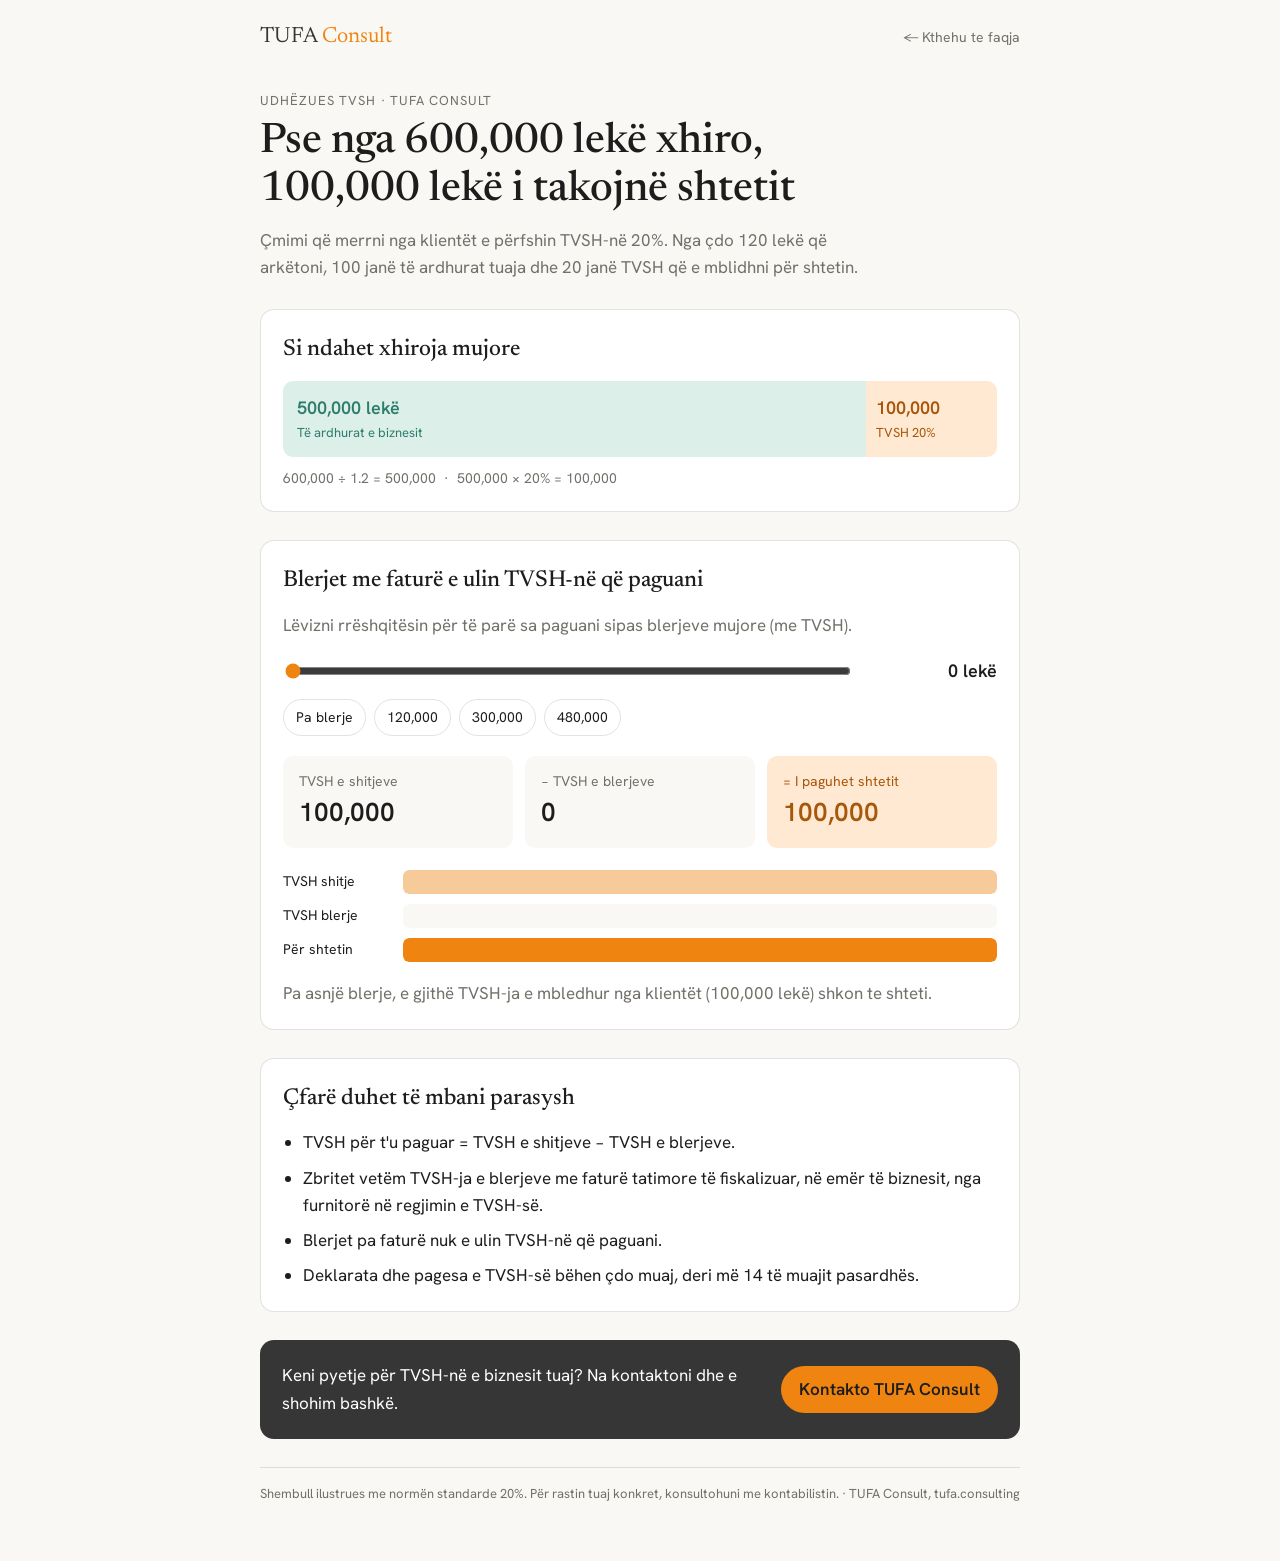
<file: TVSH/index.html>
<!DOCTYPE html>
<html lang="sq">
<head>
<meta charset="UTF-8"/>
<meta name="viewport" content="width=device-width, initial-scale=1.0"/>
<title>Si llogaritet TVSH-ja — TUFA Consult</title>
<meta name="description" content="Shpjegim i thjeshtë dhe interaktiv: pse nga 600,000 lekë xhiro 100,000 lekë janë TVSH, dhe si e ulin blerjet me faturë TVSH-në që paguani."/>
<link rel="preconnect" href="https://fonts.googleapis.com"/>
<link rel="preconnect" href="https://fonts.gstatic.com" crossorigin/>
<link href="https://fonts.googleapis.com/css2?family=Newsreader:opsz,wght@6..72,500&family=Hanken+Grotesk:wght@400;600&display=swap" rel="stylesheet"/>
<script async src="https://www.googletagmanager.com/gtag/js?id=G-MKM8VG9QTZ"></script>
<script>
  window.dataLayer = window.dataLayer || [];
  function gtag(){dataLayer.push(arguments);}
  gtag('js', new Date());
  gtag('config', 'G-MKM8VG9QTZ');
</script>
<style>
:root{
  --ink:#1d1d1d; --charcoal:#363636; --bg:#faf8f4; --card:#ffffff; --muted:#73706a; --line:rgba(54,54,54,.14);
  --net:#2f7d6b; --net-bg:#dcefe9; --vat:#f08410; --vat-bg:#ffe9d2; --vat-text:#a8560a; --buy:#3f6fb0; --buy-bg:#dfe8f5;
  --serif:'Newsreader',Georgia,serif; --sans:'Hanken Grotesk',-apple-system,BlinkMacSystemFont,'Segoe UI',sans-serif;
}
*{box-sizing:border-box}
html,body{margin:0}
body{background:var(--bg);color:var(--ink);font-family:var(--sans);font-size:17px;line-height:1.6;padding:0 16px}
.top{max-width:760px;margin:0 auto;padding-block:20px;display:flex;justify-content:space-between;align-items:center}
.top a{color:var(--charcoal);text-decoration:none}
.brand{font-family:var(--serif);font-size:22px}
.brand span{color:var(--vat)}
.back{font-size:14px;color:var(--muted)!important}
main{max-width:760px;margin:0 auto;padding-block:16px 56px;display:flex;flex-direction:column;gap:28px}
.eyebrow{font-size:13px;letter-spacing:.08em;text-transform:uppercase;color:var(--muted);margin:0}
h1{font-family:var(--serif);font-weight:500;font-size:clamp(28px,6vw,42px);line-height:1.15;margin:6px 0 0;text-wrap:balance}
h2{font-family:var(--serif);font-weight:500;font-size:23px;margin:0 0 12px;text-wrap:balance}
p{margin:0}
.lead{color:var(--muted);max-width:62ch;margin-top:12px}
.card{background:var(--card);border:1px solid var(--line);border-radius:14px;padding:22px}
.num{font-variant-numeric:tabular-nums}
.bar{display:flex;height:76px;border-radius:10px;overflow:hidden}
.seg{display:flex;flex-direction:column;justify-content:center;padding:0 14px;min-width:0}
.seg b{font-weight:600;font-size:18px}
.seg span{font-size:13px}
.net{flex:5;background:var(--net-bg);color:var(--net)}
.vat{flex:1;background:var(--vat-bg);color:var(--vat-text);padding:0 10px}
.formula{font-size:14px;color:var(--muted);margin-top:10px}
.slider-row{display:flex;align-items:center;gap:14px;flex-wrap:wrap}
input[type=range]{flex:1 1 220px;accent-color:var(--vat);height:28px;touch-action:pan-y}
.out{font-size:18px;font-weight:600;min-width:130px;text-align:right}
.presets{display:flex;gap:8px;flex-wrap:wrap;margin-top:12px}
.presets button{font:inherit;font-size:14px;padding:6px 12px;border-radius:999px;border:1px solid var(--line);background:transparent;color:var(--ink);cursor:pointer}
.presets button:hover{border-color:var(--vat)}
.presets button:focus-visible,input:focus-visible,a:focus-visible{outline:2px solid var(--vat);outline-offset:2px}
.tiles{display:grid;grid-template-columns:repeat(auto-fit,minmax(170px,1fr));gap:12px;margin-top:20px}
.tile{border-radius:10px;padding:14px 16px;background:var(--bg)}
.tile p:first-child{font-size:14px;color:var(--muted)}
.tile p:last-child{font-size:26px;font-weight:600}
.tile.pay{background:var(--vat-bg)}
.tile.pay p{color:var(--vat-text)}
.rows{display:flex;flex-direction:column;gap:10px;margin-top:22px;font-size:14px}
.row{display:grid;grid-template-columns:110px 1fr;align-items:center;gap:10px}
.track{background:var(--bg);border-radius:6px;height:24px;overflow:hidden}
.fill{height:100%;border-radius:6px;transition:width .2s}
.msg{margin-top:18px;color:var(--muted)}
ul{margin:0;padding-left:20px;display:flex;flex-direction:column;gap:8px}
.cta{background:var(--charcoal);color:#fff;border-radius:14px;padding:22px;display:flex;flex-wrap:wrap;gap:14px;align-items:center;justify-content:space-between}
.cta p{max-width:46ch}
.cta a{background:var(--vat);color:#1d1d1d;text-decoration:none;font-weight:600;padding:10px 18px;border-radius:999px}
footer{font-size:13px;color:var(--muted);border-top:1px solid var(--line);padding-top:16px}
@media (prefers-reduced-motion:reduce){.fill{transition:none}}
</style>
</head>
<body>
<div class="top">
  <a class="brand" href="/">TUFA <span>Consult</span></a>
  <a class="back" href="/">← Kthehu te faqja</a>
</div>
<main>
  <header>
    <p class="eyebrow">Udhëzues TVSH · TUFA Consult</p>
    <h1>Pse nga 600,000 lekë xhiro, 100,000 lekë i takojnë shtetit</h1>
    <p class="lead">Çmimi që merrni nga klientët e përfshin TVSH-në 20%. Nga çdo 120 lekë që arkëtoni, 100 janë të ardhurat tuaja dhe 20 janë TVSH që e mblidhni për shtetin.</p>
  </header>

  <section class="card">
    <h2>Si ndahet xhiroja mujore</h2>
    <div class="bar num" role="img" aria-label="600,000 lekë ndahen në 500,000 të ardhura dhe 100,000 TVSH">
      <div class="seg net"><b>500,000 lekë</b><span>Të ardhurat e biznesit</span></div>
      <div class="seg vat"><b>100,000</b><span>TVSH 20%</span></div>
    </div>
    <p class="formula num">600,000 ÷ 1.2 = 500,000 &nbsp;·&nbsp; 500,000 × 20% = 100,000</p>
  </section>

  <section class="card">
    <h2>Blerjet me faturë e ulin TVSH-në që paguani</h2>
    <p style="color:var(--muted);margin-bottom:16px">Lëvizni rrëshqitësin për të parë sa paguani sipas blerjeve mujore (me TVSH).</p>
    <div class="slider-row">
      <input type="range" id="blerje" min="0" max="600000" step="10000" value="0" aria-label="Blerjet mujore me faturë tatimore">
      <span class="out num" id="blerje-out">0 lekë</span>
    </div>
    <div class="presets">
      <button type="button" data-v="0">Pa blerje</button>
      <button type="button" data-v="120000">120,000</button>
      <button type="button" data-v="300000">300,000</button>
      <button type="button" data-v="480000">480,000</button>
    </div>
    <div class="tiles num">
      <div class="tile"><p>TVSH e shitjeve</p><p>100,000</p></div>
      <div class="tile"><p>− TVSH e blerjeve</p><p id="t-blerje">0</p></div>
      <div class="tile pay"><p>= I paguhet shtetit</p><p id="t-paguan">100,000</p></div>
    </div>
    <div class="rows">
      <div class="row"><span>TVSH shitje</span><div class="track"><div class="fill" style="width:100%;background:var(--vat);opacity:.4"></div></div></div>
      <div class="row"><span>TVSH blerje</span><div class="track"><div class="fill" id="f-blerje" style="width:0%;background:var(--buy)"></div></div></div>
      <div class="row"><span>Për shtetin</span><div class="track"><div class="fill" id="f-paguan" style="width:100%;background:var(--vat)"></div></div></div>
    </div>
    <p class="msg" id="msg">Pa asnjë blerje, e gjithë TVSH-ja e mbledhur nga klientët (100,000 lekë) shkon te shteti.</p>
  </section>

  <section class="card">
    <h2>Çfarë duhet të mbani parasysh</h2>
    <ul>
      <li>TVSH për t'u paguar = TVSH e shitjeve − TVSH e blerjeve.</li>
      <li>Zbritet vetëm TVSH-ja e blerjeve me faturë tatimore të fiskalizuar, në emër të biznesit, nga furnitorë në regjimin e TVSH-së.</li>
      <li>Blerjet pa faturë nuk e ulin TVSH-në që paguani.</li>
      <li>Deklarata dhe pagesa e TVSH-së bëhen çdo muaj, deri më 14 të muajit pasardhës.</li>
    </ul>
  </section>

  <section class="cta">
    <p>Keni pyetje për TVSH-në e biznesit tuaj? Na kontaktoni dhe e shohim bashkë.</p>
    <a href="/">Kontakto TUFA Consult</a>
  </section>

  <footer>Shembull ilustrues me normën standarde 20%. Për rastin tuaj konkret, konsultohuni me kontabilistin. · TUFA Consult, tufa.consulting</footer>
</main>
<script>
(function(){
  var fmt=function(n){return Math.round(n).toLocaleString('en-US');};
  var s=document.getElementById('blerje');
  function update(){
    var v=Number(s.value), t=v/6, p=100000-t;
    document.getElementById('blerje-out').textContent=fmt(v)+' lekë';
    document.getElementById('t-blerje').textContent=fmt(t);
    document.getElementById('t-paguan').textContent=fmt(p);
    document.getElementById('f-blerje').style.width=(t/1000)+'%';
    document.getElementById('f-paguan').style.width=(p/1000)+'%';
    document.getElementById('msg').textContent = v===0
      ? 'Pa asnjë blerje, e gjithë TVSH-ja e mbledhur nga klientët (100,000 lekë) shkon te shteti.'
      : 'Me '+fmt(v)+' lekë blerje me faturë, zbritet TVSH '+fmt(t)+' lekë, kështu që shtetit i paguhen vetëm '+fmt(p)+' lekë.';
  }
  s.addEventListener('input',update);
  s.addEventListener('change',update);
  document.querySelectorAll('.presets button').forEach(function(b){
    b.addEventListener('click',function(){s.value=b.getAttribute('data-v');update();});
  });
  update();
})();
</script>
</body>
</html>
</file>
